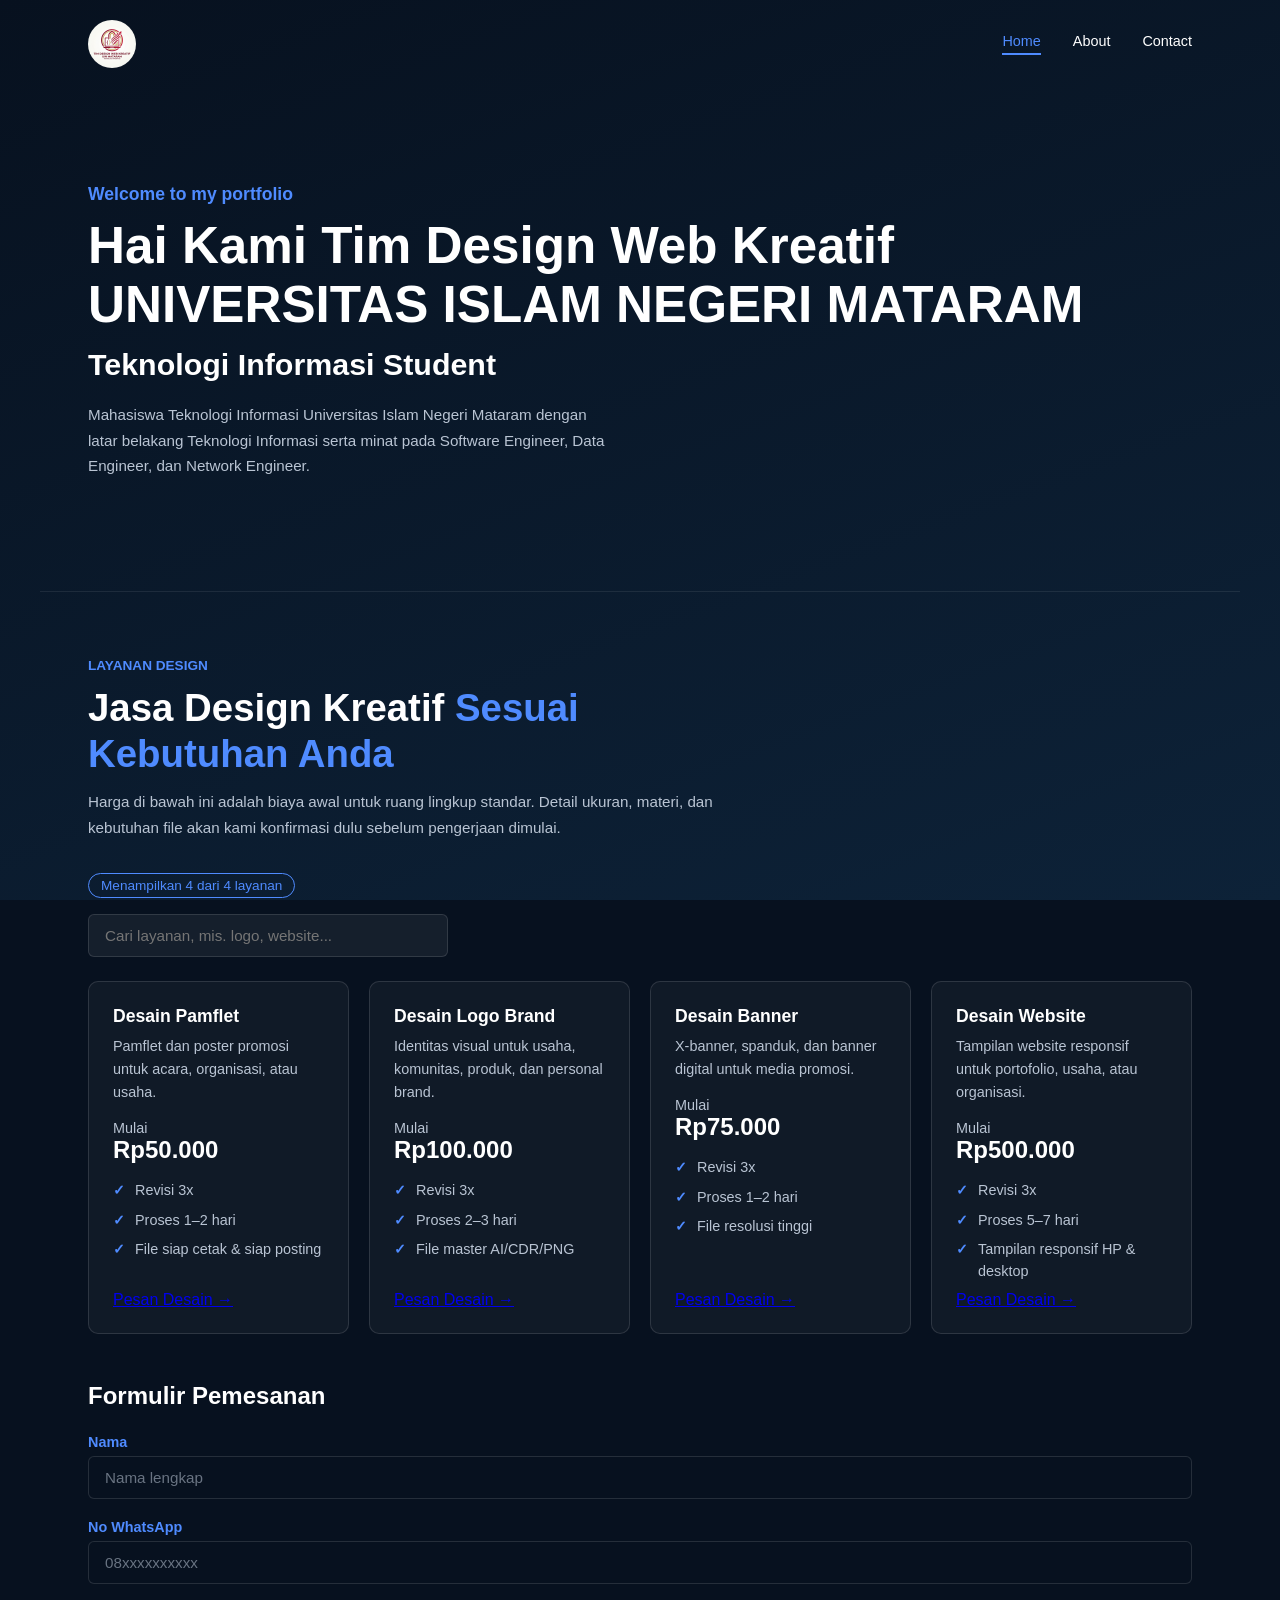
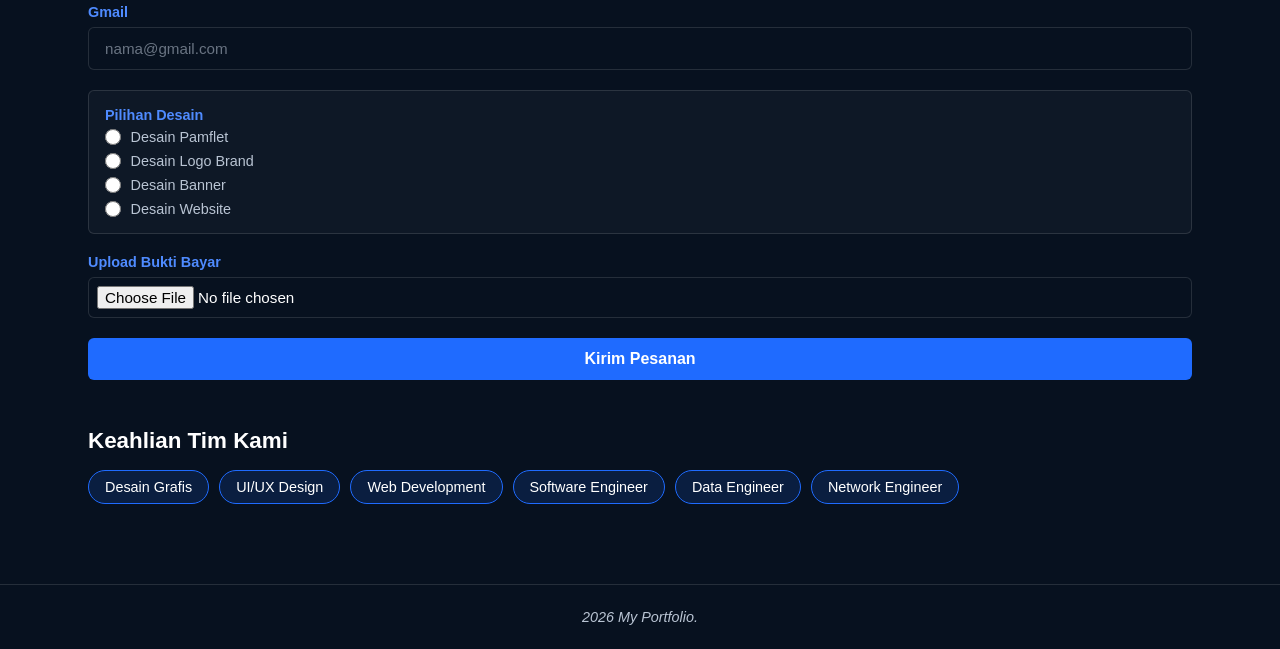
<file: index.html>
<!DOCTYPE html>
<html lang="id">
<head>
    <meta charset="UTF-8">
    <meta name="viewport" content="width=device-width, initial-scale=1.0">
    <link rel="stylesheet" href="home.css">
    <title>Home</title>
</head>
<body>
    <header class="main-header">
        <a href="home.html" class="logo">
            <img src="logoo.png" alt="Logo">
        </a>
        <nav class="navbar">
            <a href="index.html" class="nav-link active">Home</a>
            <a href="about.html" class="nav-link">About</a>
            <a href="contact.html" class="nav-link">Contact</a>
        </nav>
    </header>

    <main class="main-content">
        <section id="hero" class="hero-section">
            <span>Welcome to my portfolio</span>
            <h1>Hai Kami Tim Design Web Kreatif UNIVERSITAS ISLAM NEGERI MATARAM</h1>
            <h2>Teknologi Informasi Student</h2>
            <p class="description">
                Mahasiswa Teknologi Informasi Universitas Islam Negeri Mataram 
                dengan latar belakang Teknologi Informasi serta minat pada Software Engineer, Data Engineer, dan Network Engineer.
            </p>
        </section>

        <section id="harga" class="jasa-page">
            <div class="judul">
                <span class="badge">LAYANAN DESIGN</span>
                <h1>Jasa Design Kreatif <em>Sesuai Kebutuhan Anda</em></h1>
                <p>Harga di bawah ini adalah biaya awal untuk ruang lingkup standar. Detail ukuran, materi, dan kebutuhan file akan kami konfirmasi dulu sebelum pengerjaan dimulai.</p>
            </div>

            <span class="jumlah-layanan" id="jumlah-layanan"></span>

            <input type="search" class="cari-layanan" id="cari-layanan"
                   placeholder="Cari layanan, mis. logo, website..." aria-label="Cari layanan">
            <div class="grid" id="daftar-layanan"></div>
    <main>
        <h2>Formulir Pemesanan</h2>
        <form class="form-jasa" id="formJasa">
            <div>
                <label for="nama">Nama</label>
                <input type="text" id="nama" name="nama" placeholder="Nama lengkap" required>
            </div>
            <div>
                <label for="wa">No WhatsApp</label>
                <input type="tel" id="wa" name="wa" placeholder="08xxxxxxxxxx" required>
            </div>
            <div>
                <label for="email">Gmail</label>
                <input type="email" id="email" name="email" placeholder="nama@gmail.com" required>
            </div>
            <div class="pilihan">
                <label>Pilihan Desain</label>
                <label><input type="radio" name="desain" value="Desain Pamflet" required> Desain Pamflet</label>
                <label><input type="radio" name="desain" value="Desain Logo Brand"> Desain Logo Brand</label>
                <label><input type="radio" name="desain" value="Desain Banner"> Desain Banner</label>
                <label><input type="radio" name="desain" value="Desain Website"> Desain Website</label>
            </div>

            <div>
                <label> Upload Bukti Bayar</label>
                <input type="file" id="bukti" name="bukti" accept="image/*" required>
            </div>
            <button type="submit" class="btn btn-kirim">Kirim Pesanan</button>
        </form>
    </main>
    <main>
            <div class="keahlian">
                <h2>Keahlian Tim Kami</h2>
                <ul class="daftar-keahlian" id="daftar-keahlian"></ul>
            </div>
        </section>
    </main>
    <footer class="main-footer">
        <p class="footer-text"><em>2026 My Portfolio.</em></p>
    </footer>
    <script src="home.js"></script>
</body>
</html>
</file>
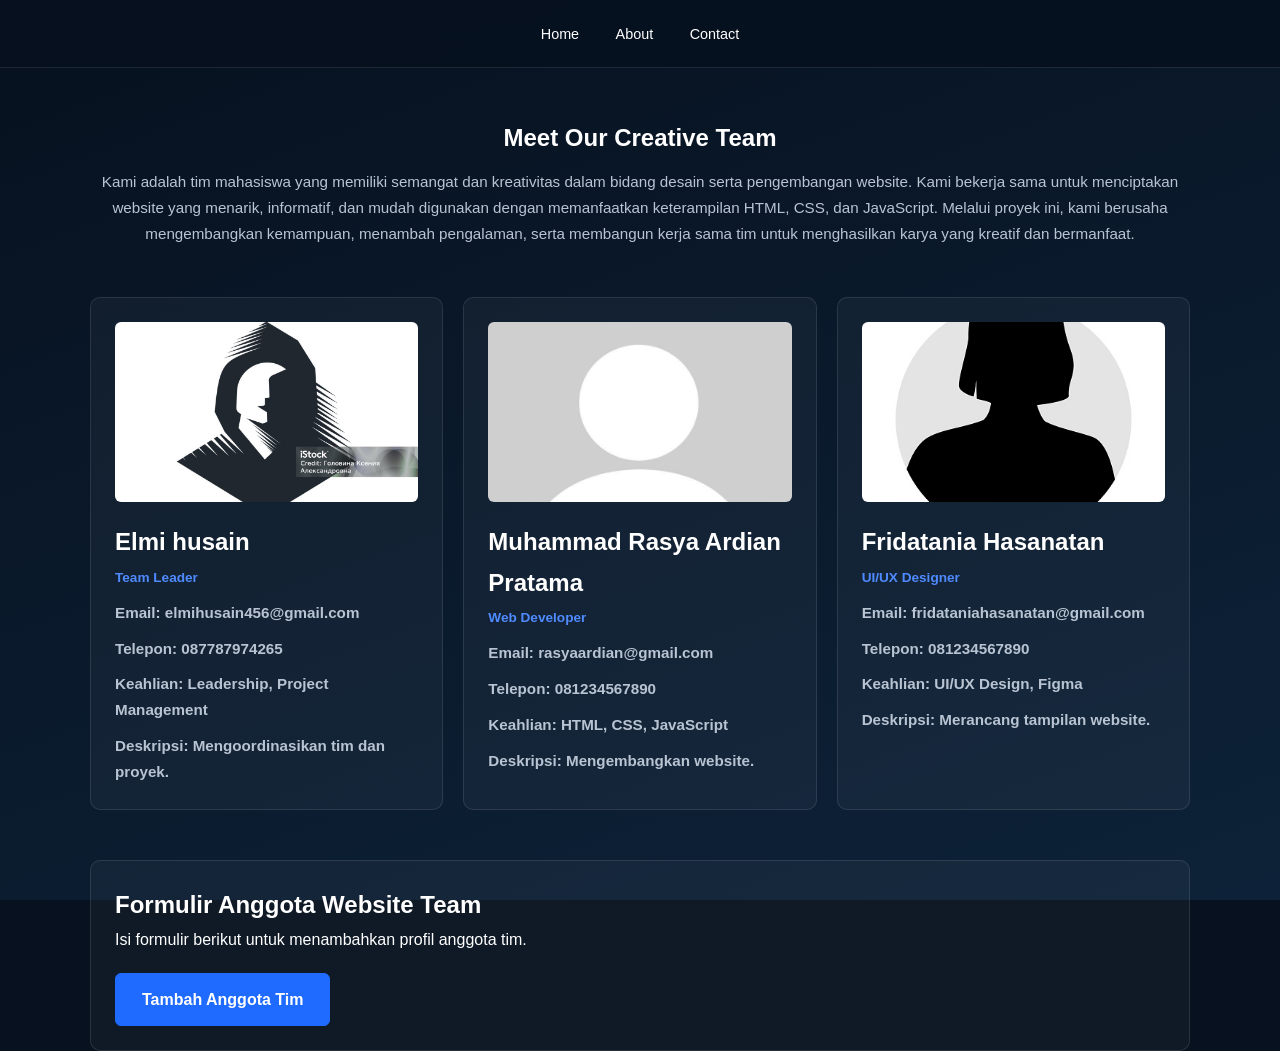
<file: about.html>
<!DOCTYPE html>
<html lang="id">
<head>
    <meta charset="UTF-8">
    <meta name="viewport" content="width=device-width, initial-scale=1.0">
    <title>About</title>
    <link rel="stylesheet" href="about.css">
    <script src="about.js" defer></script>
</head>
<body>
    <nav>
        <a href="index.html">Home</a>
        <a href="about.html">About</a>
        <a href="contact.html">Contact</a>
    </nav>

    <main class="container">
        <section class="intro" id="home">
            <h1>Meet Our Creative Team</h1>
            <p>Kami adalah tim mahasiswa yang memiliki semangat dan kreativitas dalam bidang desain serta pengembangan website. Kami bekerja sama untuk menciptakan website yang menarik, informatif, dan mudah digunakan dengan memanfaatkan keterampilan HTML, CSS, dan JavaScript. Melalui proyek ini, kami berusaha mengembangkan kemampuan, menambah pengalaman, serta membangun kerja sama tim untuk menghasilkan karya yang kreatif dan bermanfaat.</p>
        </section>

        <section class="team" id="team">
            <article class="card">
                <img src="mett.jpg" alt="Anggota tim">
                <h2>Elmi husain</h2>
                <span>Team Leader</span>
                <p><strong>Email: elmihusain456@gmail.com</strong></p>
                <p><strong>Telepon: 087787974265</strong></p>
                <p><strong>Keahlian: Leadership, Project Management</strong></p>
                <p><strong>Deskripsi: Mengoordinasikan tim dan proyek.</strong></p>
            </article>

            <article class="card">
                <img src="rasya.jpeg" alt="Anggota tim">
                <h2>Muhammad Rasya Ardian Pratama</h2>
                <span>Web Developer</span>
                <p><strong>Email: rasyaardian@gmail.com</strong></p>
                <p><strong>Telepon: 081234567890</strong></p>
                <p><strong>Keahlian: HTML, CSS, JavaScript</strong></p>
                <p><strong>Deskripsi: Mengembangkan website.</strong></p>
            </article>

            <article class="card">
                <img src="tania.jpg" alt="Anggota tim">
                <h2>Fridatania Hasanatan</h2>
                <span>UI/UX Designer</span>
                <p><strong>Email: fridataniahasanatan@gmail.com</strong></p>
                <p><strong>Telepon: 081234567890</strong></p>
                <p><strong>Keahlian: UI/UX Design, Figma</strong></p>
                <p><strong>Deskripsi: Merancang tampilan website.</strong></p>
            </article>
        </section>

        <section class="form" id="contact">
            <h2>Formulir Anggota Website Team</h2>
            <p>Isi formulir berikut untuk menambahkan profil anggota tim.</p>
            <a href="form.html" class="button-link">Tambah Anggota Tim</a>
        </section>
    </main>
</body>
</html>
</file>
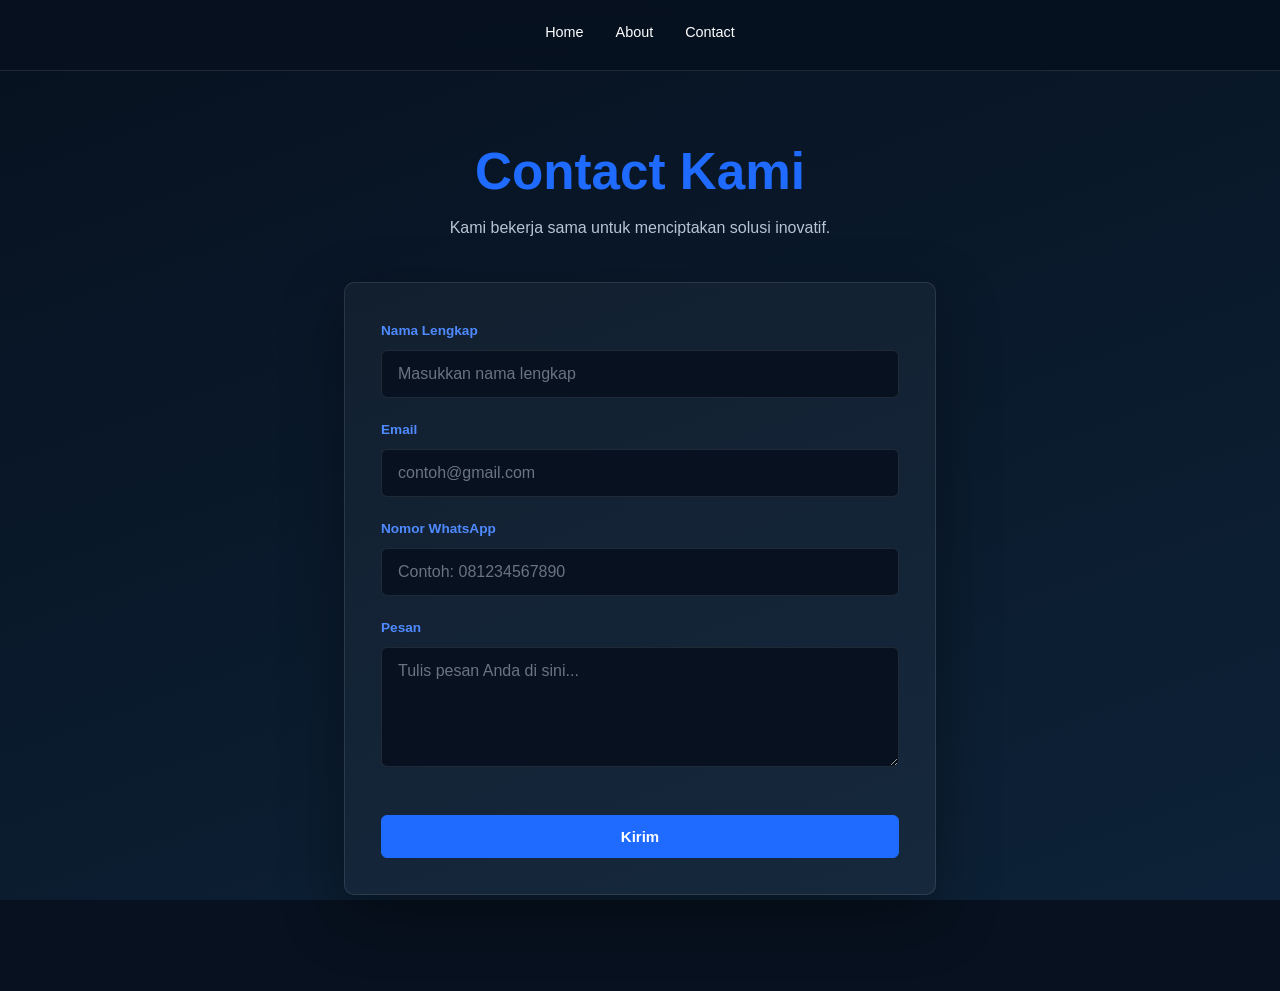
<file: contact.html>
<!DOCTYPE html>
<html lang="id">
<head>
    <meta charset="UTF-8">
    <meta name="viewport" content="width=device-width, initial-scale=1.0">
    <title>Contact Kami</title>
    <link rel="stylesheet" href="contact.css">
</head>
<body>
    <nav class="navbar">
        <a href="index.html">Home</a>
        <a href="about.html">About</a>
        <a href="contact.html">Contact</a>
    </nav>

    <main class="content">
        <h1>Contact Kami</h1>
        <p class="intro">Kami bekerja sama untuk menciptakan solusi inovatif.</p>

        <form id="contact-we">
            <div class="form-group">
                <label for="nama">Nama Lengkap</label>
                <input id="nama" name="nama" type="text"
                       placeholder="Masukkan nama lengkap" required>
            </div>

            <div class="form-group">
                <label for="email">Email</label>
                <input id="email" name="email" type="email"
                       placeholder="contoh@gmail.com" required>
            </div>

            <div class="form-group">
                <label for="nomor-whatsapp">Nomor WhatsApp</label>
                <input id="nomor-whatsapp" name="whatsapp" type="tel"
                       placeholder="Contoh: 081234567890" required>
            </div>

            <div class="form-group">
                <label for="pesan">Pesan</label>
                <textarea id="pesan" name="pesan" rows="4"
                          placeholder="Tulis pesan Anda di sini..." required></textarea>
            </div>

            <p id="status-form" aria-live="polite"></p>
            <button type="submit">Kirim</button>
        </form>
    </main>

    <script src="contact.js"></script>
</body>
</html>
</file>
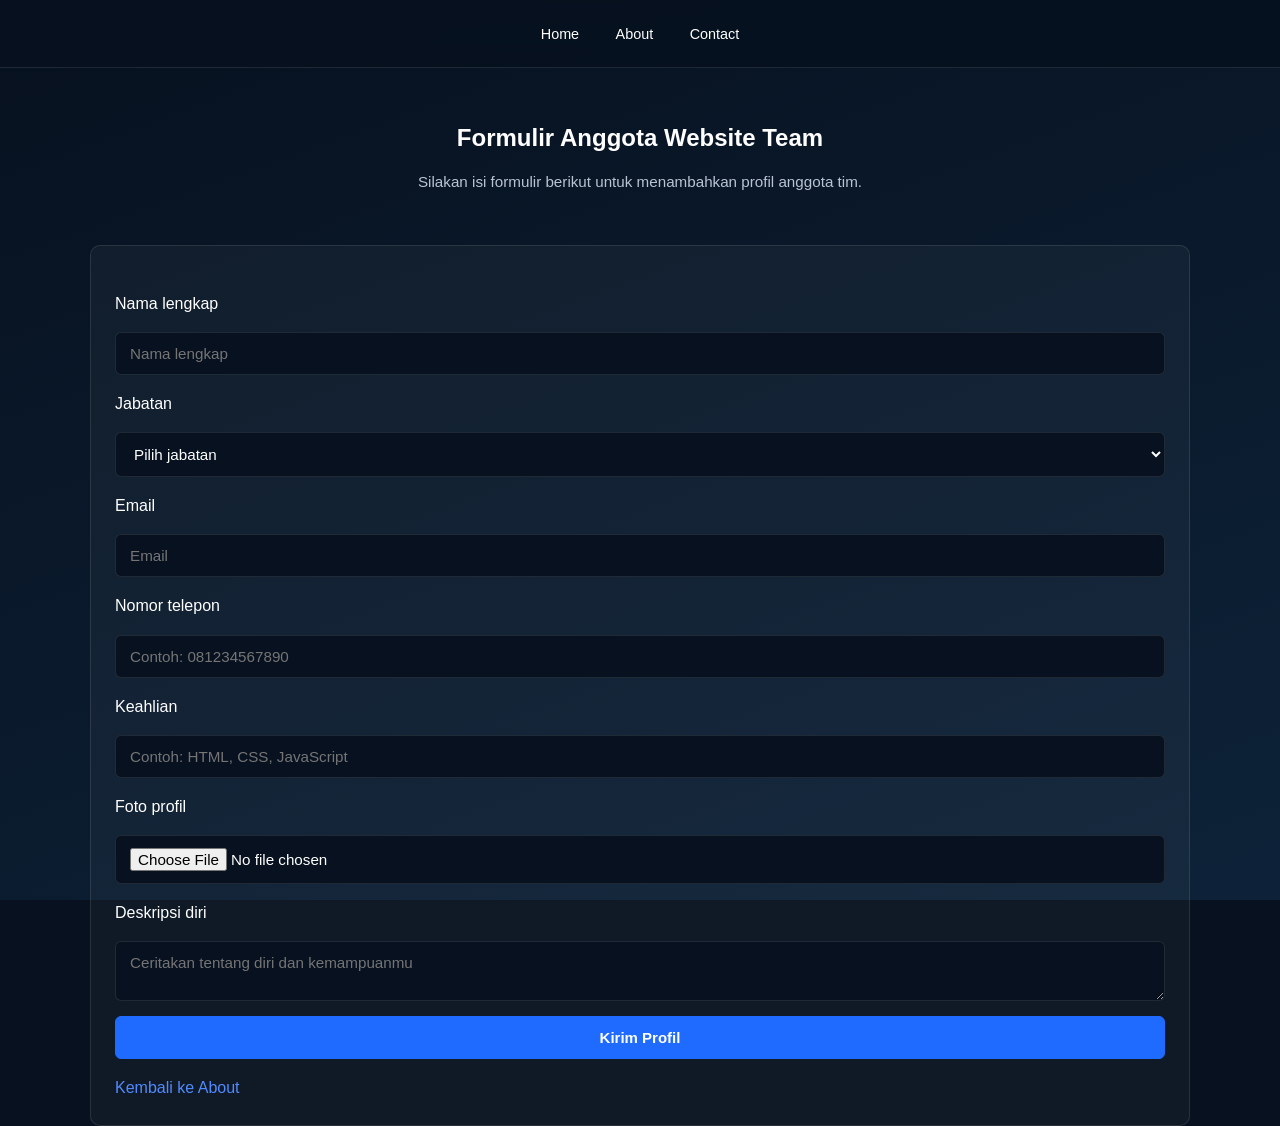
<file: form.html>
<!DOCTYPE html>
<html lang="id">
<head>
    <meta charset="UTF-8">
    <meta name="viewport" content="width=device-width, initial-scale=1.0">
    <title>Formulir Anggota</title>
    <link rel="stylesheet" href="about.css">
    <script src="about.js" defer></script>
</head>
<body>
    <nav>
        <a href="home.html">Home</a>
        <a href="about.html">About</a>
        <a href="contact.html">Contact</a>
    </nav>

    <main class="container">
        <section class="intro">
            <h1>Formulir Anggota Website Team</h1>
            <p>Silakan isi formulir berikut untuk menambahkan profil anggota tim.</p>
        </section>

        <section class="form" id="contact">
            <form id="memberForm">
                <label for="name">Nama lengkap</label>
                <input type="text" id="name" placeholder="Nama lengkap" required>

                <label for="role">Jabatan</label>
                <select id="role" required>
                    <option value="">Pilih jabatan</option>
                    <option>Team Leader</option>
                    <option>Web Developer</option>
                    <option>UI/UX Designer</option>
                </select>

                <label for="email">Email</label>
                <input type="email" id="email" placeholder="Email" required>

                <label for="phone">Nomor telepon</label>
                <input type="tel" id="phone" placeholder="Contoh: 081234567890" required>

                <label for="skill">Keahlian</label>
                <input type="text" id="skill" placeholder="Contoh: HTML, CSS, JavaScript" required>

                <label for="photo">Foto profil</label>
                <input type="file" id="photo" accept="image/*">

                <label for="bio">Deskripsi diri</label>
                <textarea id="bio" placeholder="Ceritakan tentang diri dan kemampuanmu" required></textarea>

                <button type="submit">Kirim Profil</button>
                <p id="formMessage" role="alert"></p>
            </form>
            <a class="back-link" href="about.html">Kembali ke About</a>
        </section>
    </main>
</body>
</html>
</file>
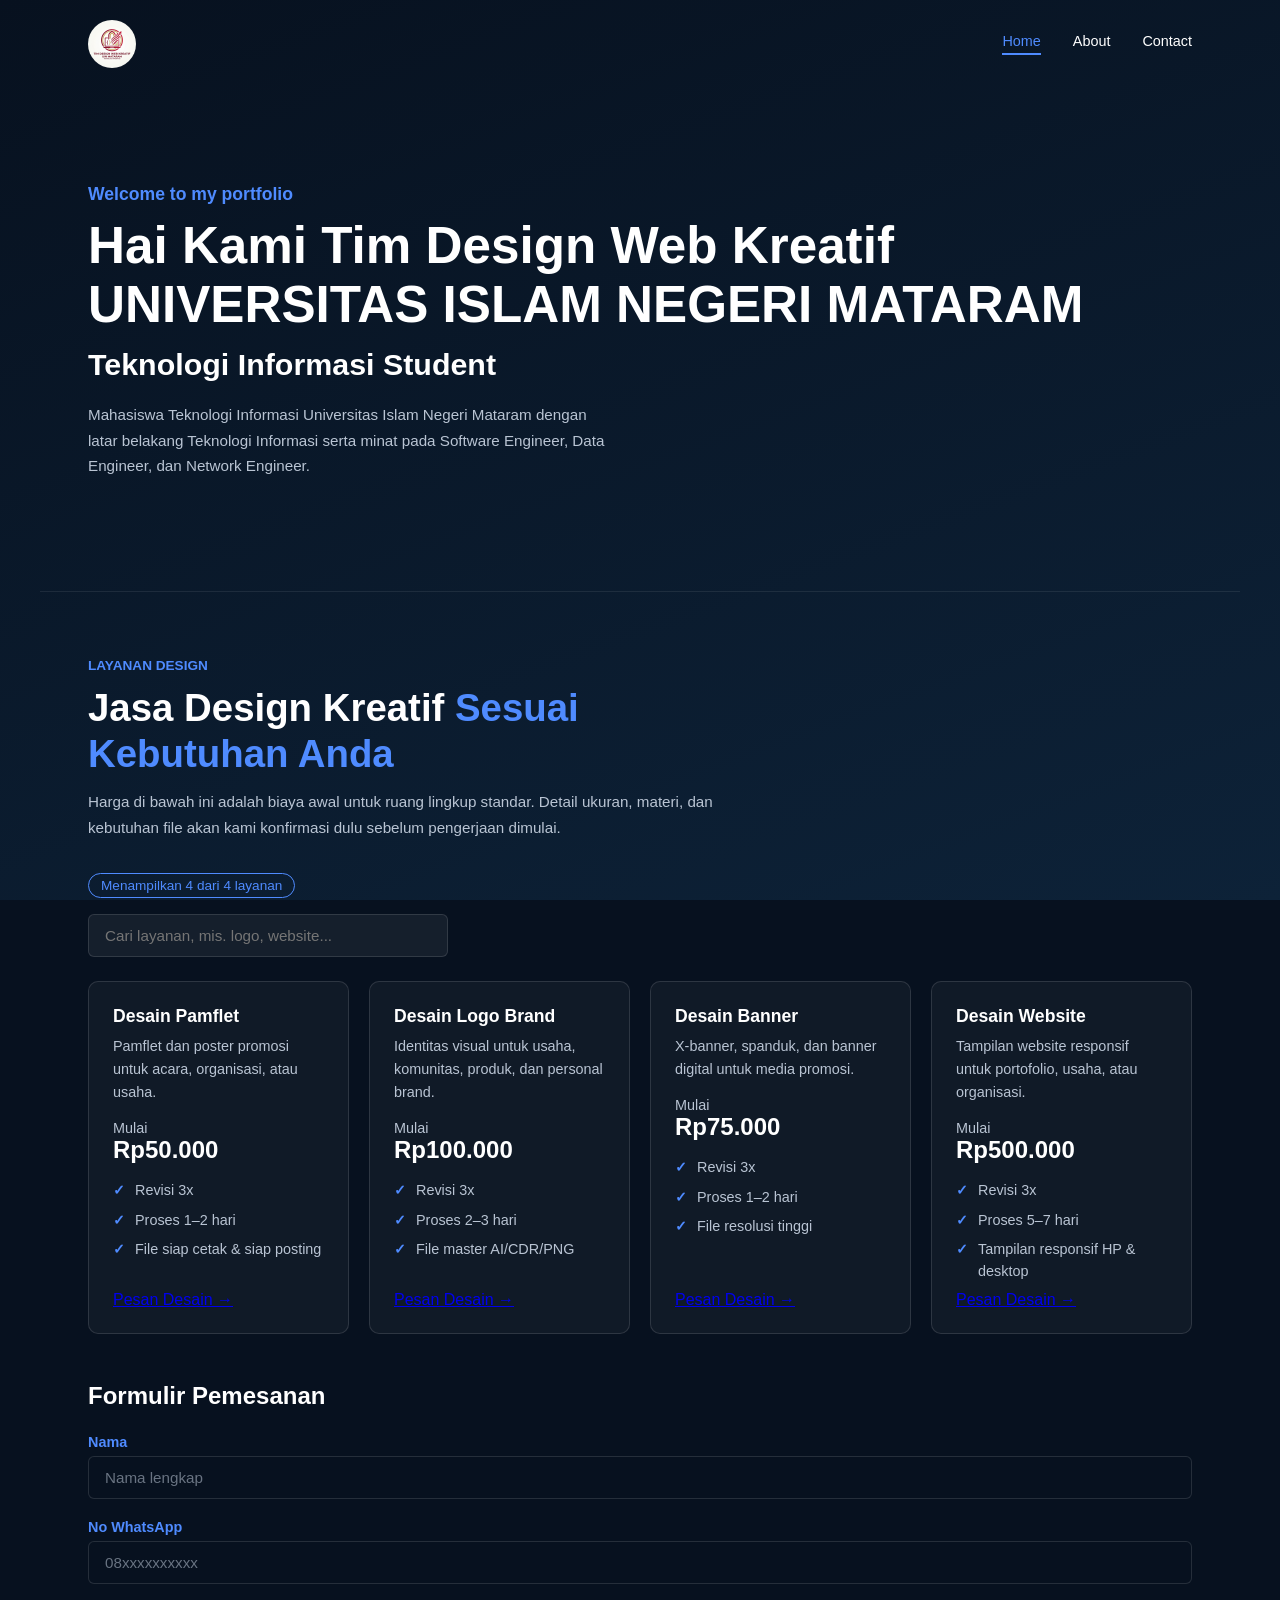
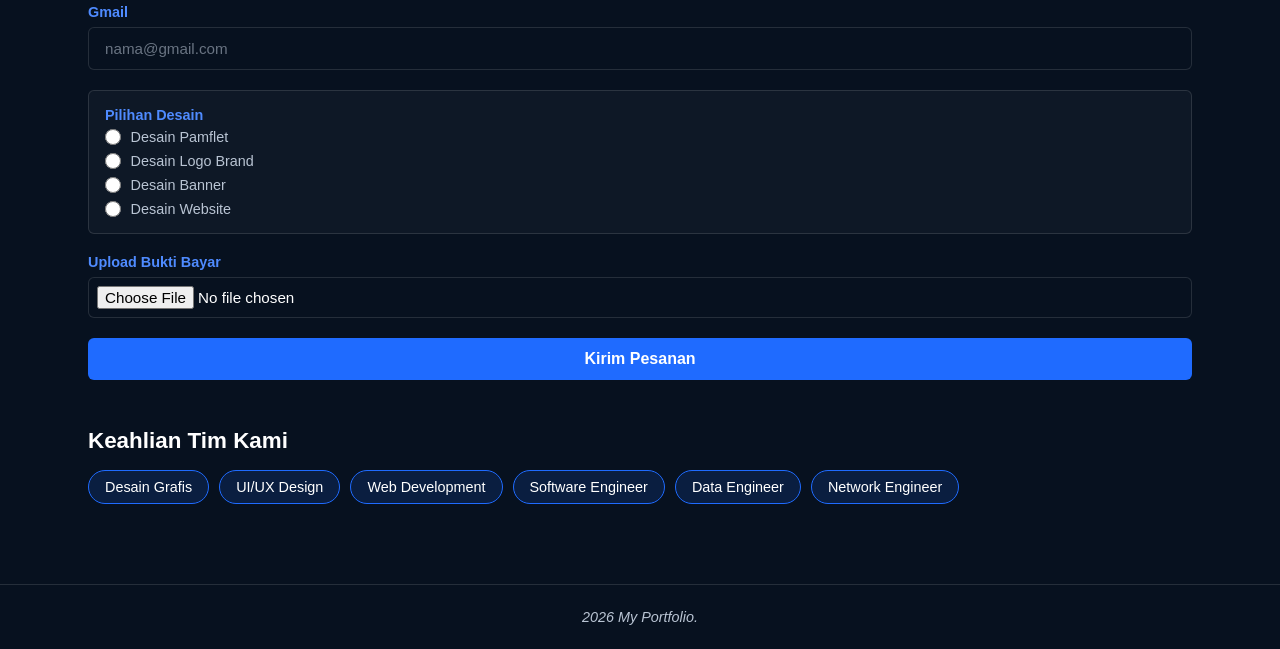
<file: home.html>
<!DOCTYPE html>
<html lang="id">
<head>
    <meta charset="UTF-8">
    <meta name="viewport" content="width=device-width, initial-scale=1.0">
    <link rel="stylesheet" href="home.css">
    <title>Home</title>
</head>
<body>
    <header class="main-header">
        <a href="home.html" class="logo">
            <img src="logoo.png" alt="Logo">
        </a>
        <nav class="navbar">
            <a href="home.html" class="nav-link active">Home</a>
            <a href="about.html" class="nav-link">About</a>
            <a href="contact.html" class="nav-link">Contact</a>
        </nav>
    </header>

    <main class="main-content">
        <section id="hero" class="hero-section">
            <span>Welcome to my portfolio</span>
            <h1>Hai Kami Tim Design Web Kreatif UNIVERSITAS ISLAM NEGERI MATARAM</h1>
            <h2>Teknologi Informasi Student</h2>
            <p class="description">
                Mahasiswa Teknologi Informasi Universitas Islam Negeri Mataram 
                dengan latar belakang Teknologi Informasi serta minat pada Software Engineer, Data Engineer, dan Network Engineer.
            </p>
        </section>

        <section id="harga" class="jasa-page">
            <div class="judul">
                <span class="badge">LAYANAN DESIGN</span>
                <h1>Jasa Design Kreatif <em>Sesuai Kebutuhan Anda</em></h1>
                <p>Harga di bawah ini adalah biaya awal untuk ruang lingkup standar. Detail ukuran, materi, dan kebutuhan file akan kami konfirmasi dulu sebelum pengerjaan dimulai.</p>
            </div>

            <span class="jumlah-layanan" id="jumlah-layanan"></span>

            <input type="search" class="cari-layanan" id="cari-layanan"
                   placeholder="Cari layanan, mis. logo, website..." aria-label="Cari layanan">
            <div class="grid" id="daftar-layanan"></div>
    <main>
        <h2>Formulir Pemesanan</h2>
        <form class="form-jasa" id="formJasa">
            <div>
                <label for="nama">Nama</label>
                <input type="text" id="nama" name="nama" placeholder="Nama lengkap" required>
            </div>
            <div>
                <label for="wa">No WhatsApp</label>
                <input type="tel" id="wa" name="wa" placeholder="08xxxxxxxxxx" required>
            </div>
            <div>
                <label for="email">Gmail</label>
                <input type="email" id="email" name="email" placeholder="nama@gmail.com" required>
            </div>
            <div class="pilihan">
                <label>Pilihan Desain</label>
                <label><input type="radio" name="desain" value="Desain Pamflet" required> Desain Pamflet</label>
                <label><input type="radio" name="desain" value="Desain Logo Brand"> Desain Logo Brand</label>
                <label><input type="radio" name="desain" value="Desain Banner"> Desain Banner</label>
                <label><input type="radio" name="desain" value="Desain Website"> Desain Website</label>
            </div>

            <div>
                <label> Upload Bukti Bayar</label>
                <input type="file" id="bukti" name="bukti" accept="image/*" required>
            </div>
            <button type="submit" class="btn btn-kirim">Kirim Pesanan</button>
        </form>
    </main>
    <main>
            <div class="keahlian">
                <h2>Keahlian Tim Kami</h2>
                <ul class="daftar-keahlian" id="daftar-keahlian"></ul>
            </div>
        </section>
    </main>
    <footer class="main-footer">
        <p class="footer-text"><em>2026 My Portfolio.</em></p>
    </footer>
    <script src="home.js"></script>
</body>
</html>
</file>
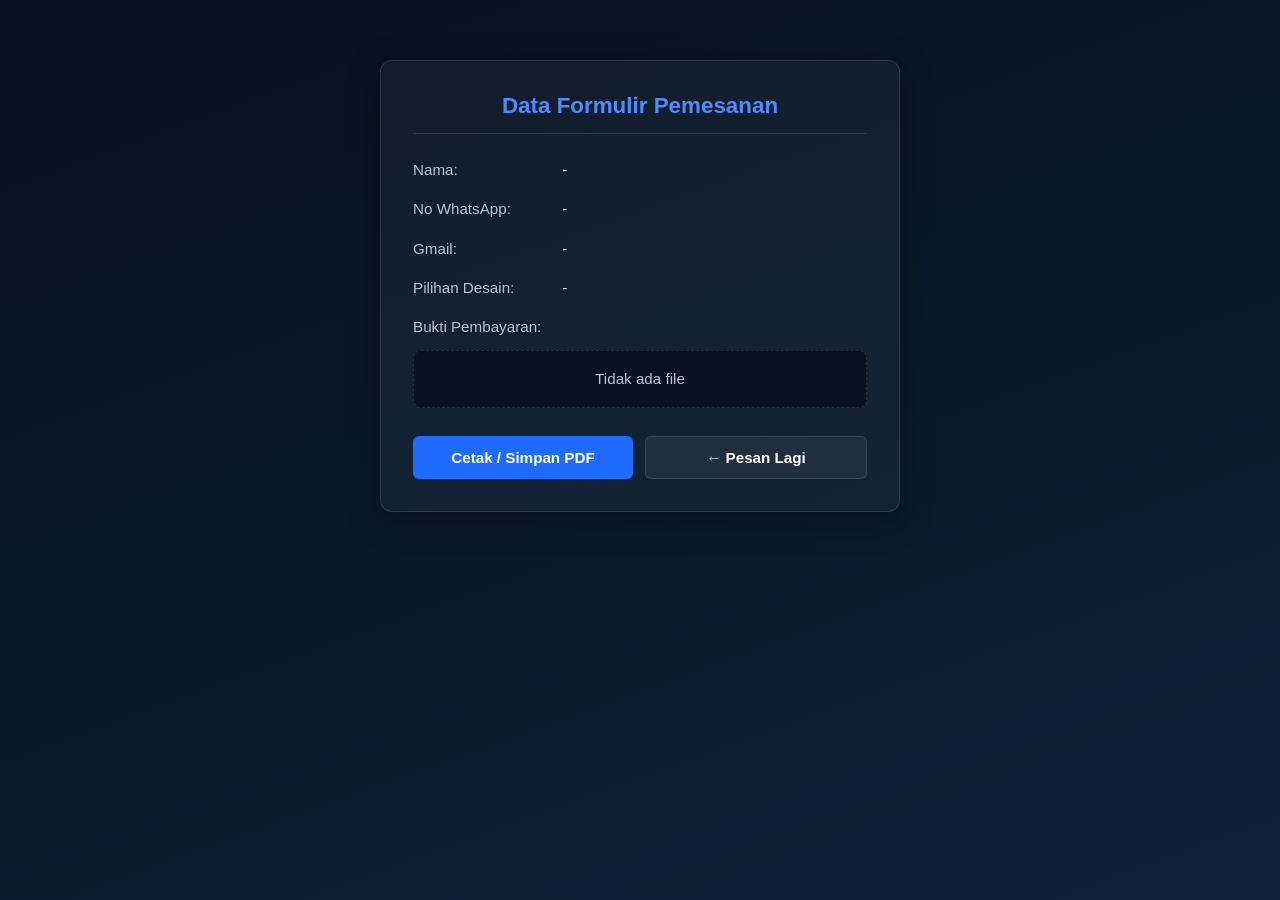
<file: output.html>
<!DOCTYPE html>
<html lang="id">
<head>
    <meta charset="UTF-8">
    <meta name="viewport" content="width=device-width, initial-scale=1.0">
    <title>Data Formulir Pemesanan</title>
    <link rel="stylesheet" href="home.css">
</head>
<body>

    <div class="card">
        <h2>Data Formulir Pemesanan</h2>
        
        <div class="data-group">
            <strong>Nama:</strong> <span id="tampil-nama">-</span>
        </div>
        <div class="data-group">
            <strong>No WhatsApp:</strong> <span id="tampil-wa">-</span>
        </div>
        <div class="data-group">
            <strong>Gmail:</strong> <span id="tampil-email">-</span>
        </div>
        <div class="data-group">
            <strong>Pilihan Desain:</strong> <span id="tampil-desain">-</span>
        </div>
        
        <div class="data-group">
            <strong>Bukti Pembayaran:</strong>
            <div class="bukti-bayar" id="tampil-bukti">
                <span>Tidak ada file</span>
            </div>
        </div>
        
        <div class="aksi">
            <button type="button" class="btn btn-print" id="btn-print">Cetak / Simpan PDF</button>
            <button type="button" class="btn btn-kembali" id="btn-kembali">← Pesan Lagi</button>
        </div>
    </div>

    <script src="home.js"></script>
</body>
</html>
</file>
<file: home.css>
:root {
    --bg-deep: #07111f;
    --bg-mid: #0d2238;
    --text: #ffffff;
    --text-muted: #b9c4d3;
    --accent: #1f6bff;
    --accent-light: #4f8bff;
    --line: rgba(255, 255, 255, 0.12);
}

* {
    margin: 0;
    padding: 0;
    box-sizing: border-box;
}

body {
    min-height: 100vh;
    display: flex;
    flex-direction: column;
    font-family: "Poppins", "Segoe UI", Arial, sans-serif;
    color: var(--text);
    background: linear-gradient(160deg, var(--bg-deep) 0%, var(--bg-mid) 100%) fixed var(--bg-deep);
}

.main-header,
.hero-section,
.jasa-page {
    width: 100%;
    max-width: 1200px;
    margin: 0 auto;
}

.main-header {
    display: flex;
    align-items: center;
    justify-content: space-between;
    padding: 20px 48px;
}

.logo {
    width: 48px;
    height: 48px;
    border-radius: 50%;
    overflow: hidden;
    display: inline-flex;
}

.logo img {
    width: 100%;
    height: 100%;
    object-fit: cover;
}

.navbar {
    display: flex;
    gap: 32px;
}

.nav-link {
    color: var(--text);
    text-decoration: none;
    font-size: 0.9rem;
    font-weight: 500;
    padding-bottom: 4px;
    border-bottom: 2px solid transparent;
}

.nav-link:hover,
.nav-link.active {
    color: var(--accent-light);
    border-bottom-color: var(--accent-light);
}

:is(.nav-link, .cari-layanan, .btn):focus-visible {
    outline: 2px solid var(--accent-light);
    outline-offset: 3px;
}

.main-content {
    flex: 1;
}

.hero-section {
    padding: 96px 48px 80px;
    display: flex;
    flex-direction: column;
    align-items: flex-start;
}

.hero-section > span,
.badge {
    color: var(--accent-light);
    font-weight: 600;
    margin-bottom: 12px;
}

.hero-section > span { font-size: 1.1rem; }
.badge { display: inline-block; font-size: 0.85rem; }

.hero-section h1 {
    font-size: clamp(2rem, 4vw, 3.2rem);
    line-height: 1.15;
    max-width: 20em;
}

.hero-section h2 {
    font-size: clamp(1.3rem, 2.4vw, 1.9rem);
    font-weight: 600;
    margin: 12px 0 20px;
}

.description,
.judul p {
    color: var(--text-muted);
    font-size: 0.95rem;
    line-height: 1.7;
}

.description {
    max-width: 34em;
    margin-bottom: 32px;
}

.jasa-page {
    padding: 64px 48px 80px;
    border-top: 1px solid rgba(255, 255, 255, 0.08);
}

.judul {
    max-width: 40em;
    margin-bottom: 32px;
}

.judul h1 {
    font-size: clamp(1.6rem, 3vw, 2.4rem);
    line-height: 1.2;
}

.judul h1 em {
    font-style: normal;
    color: var(--accent-light);
}

.judul p { margin-top: 12px; }

.jumlah-layanan {
    display: inline-block;
    margin-bottom: 16px;
    padding: 4px 12px;
    font-size: 0.85rem;
    color: var(--accent-light);
    border: 1px solid var(--accent-light);
    border-radius: 999px;
}

.cari-layanan,
.form-jasa input:not([type="radio"]) {
    width: 100%;
    padding: 0.75rem 1rem;
    font: inherit;
    font-size: 0.95rem;
    color: var(--text);
    background: var(--bg-deep);
    border: 1px solid var(--line);
    border-radius: 6px;
}

.cari-layanan {
    display: block;
    max-width: 360px;
    margin-bottom: 24px;
    background: rgba(255, 255, 255, 0.06);
}

.cari-layanan:hover,
.form-jasa input:hover {
    border-color: var(--accent-light);
}

.grid {
    display: grid;
    grid-template-columns: repeat(auto-fit, minmax(230px, 1fr));
    gap: 20px;
    margin-bottom: 48px;
}

.kartu {
    display: flex;
    flex-direction: column;
    padding: 24px;
    background: rgba(255, 255, 255, 0.04);
    border: 1px solid var(--line);
    border-radius: 10px;
}

.kartu:hover { border-color: var(--accent-light); }
.kartu h3 { font-size: 1.1rem; }

.deskripsi,
.harga,
.kartu ul {
    color: var(--text-muted);
    font-size: 0.9rem;
}

.deskripsi { line-height: 1.6; margin-top: 8px; }
.harga { margin: 16px 0; }
.harga span { display: block; color: var(--text); font-size: 1.5rem; font-weight: 700; }

.kartu ul { flex: 1; list-style: none; }
.kartu li { position: relative; padding-left: 22px; margin-bottom: 8px; line-height: 1.5; }
.kartu li::before {
    content: "✓";
    position: absolute;
    left: 0;
    color: var(--accent-light);
    font-weight: 700;
}

.form-jasa {
    display: flex;
    flex-direction: column;
    gap: 1.25rem;
    margin-top: 1.5rem;
}

.form-jasa label {
    display: block;
    font-weight: 600;
    font-size: 0.9rem;
    color: var(--accent-light);
    margin-bottom: 0.4rem;
}

.form-jasa input::placeholder { color: rgba(185, 196, 211, 0.55); }
.form-jasa input:focus {
    outline: none;
    border-color: var(--accent-light);
    box-shadow: 0 0 0 3px rgba(79, 139, 255, 0.25);
}

.form-jasa input[type="file"] { padding: 0.5rem; cursor: pointer; }

.pilihan {
    background: rgba(255, 255, 255, 0.03);
    padding: 1rem;
    border-radius: 6px;
    border: 1px solid var(--line);
}

.pilihan label:not(:first-child) {
    font-weight: 400;
    display: flex;
    align-items: center;
    gap: 0.6rem;
    margin-bottom: 0.5rem;
    cursor: pointer;
    color: var(--text-muted);
}

.pilihan label:last-child { margin-bottom: 0; }
.pilihan input[type="radio"] { accent-color: var(--accent); width: 16px; height: 16px; }

.btn {
    font: inherit;
    font-weight: 600;
    padding: 12px 26px;
    border: none;
    border-radius: 6px;
    background: var(--accent);
    color: var(--text);
}

.keahlian { margin-top: 48px; }
.keahlian h2 { font-size: 1.4rem; margin-bottom: 16px; }

.daftar-keahlian {
    display: flex;
    flex-wrap: wrap;
    gap: 10px;
    list-style: none;
}

.daftar-keahlian li {
    padding: 8px 16px;
    font-size: 0.9rem;
    background: rgba(31, 107, 255, 0.15);
    border: 1px solid var(--accent);
    border-radius: 999px;
}

.main-footer {
    text-align: center;
    padding: 1.5rem;
    border-top: 1px solid var(--line);
    color: var(--text-muted);
    font-size: 0.9rem;
}
/* === Styling Output Disamakan dengan Tema Home === */
.card {
    background: rgba(255, 255, 255, 0.04);
    border: 1px solid var(--line);
    border-radius: 12px;
    box-shadow: 0 8px 32px rgba(0, 0, 0, 0.35);
    max-width: 520px;
    width: 90%;
    margin: 60px auto;
    padding: 32px;
    box-sizing: border-box;
}

.card h2 {
    margin-top: 0;
    margin-bottom: 24px;
    color: var(--accent-light);
    font-size: 1.4rem;
    border-bottom: 1px solid var(--line);
    padding-bottom: 14px;
    text-align: center;
}

.data-group {
    margin-bottom: 15px;
    line-height: 1.6;
    color: var(--text);
    font-size: 0.95rem;
}

.data-group strong {
    color: var(--text-muted);
    font-weight: 500;
    display: inline-block;
    min-width: 145px;
}

.bukti-bayar {
    margin-top: 10px;
    text-align: center;
    background: var(--bg-deep);
    border: 1px dashed var(--line);
    border-radius: 8px;
    padding: 16px;
    color: var(--text-muted);
}

.bukti-bayar img {
    max-width: 100%;
    height: auto;
    border-radius: 6px;
    display: block;
    margin: 0 auto;
    border: 1px solid var(--line);
}

.aksi {
    display: flex;
    gap: 12px;
    margin-top: 28px;
}

.aksi .btn {
    flex: 1;
    padding: 12px 16px;
    border-radius: 6px;
    font-size: 0.95rem;
    font-weight: 600;
    cursor: pointer;
    transition: background-color 0.2s ease, border-color 0.2s ease;
}

.btn-print {
    background: var(--accent);
    color: var(--text);
}

.btn-print:hover {
    background: var(--accent-light);
}

.btn-kembali {
    background: rgba(255, 255, 255, 0.06);
    color: var(--text);
    border: 1px solid var(--line);
}

.btn-kembali:hover {
    border-color: var(--accent-light);
    color: var(--accent-light);
}

@media (max-width: 600px) {
    .main-header { flex-direction: column; gap: 14px; padding: 16px 20px; }
    .navbar { gap: 18px; flex-wrap: wrap; justify-content: center; }
    .hero-section { padding: 48px 20px; align-items: center; text-align: center; }
    .jasa-page { padding: 40px 20px 56px; }
    .aksi { flex-direction: column; }
}

@media print {
    body {
        background: #ffffff;
        color: #000000;
    }
    .card {
        background: #ffffff;
        box-shadow: none;
        border: 1px solid #cccccc;
        margin: 0 auto;
    }
    .card h2,
    .data-group,
    .data-group strong {
        color: #000000;
    }
    .bukti-bayar {
        background: #ffffff;
        border-color: #cccccc;
    }
    .aksi {
        display: none;
    }
}
</file>
<file: about.css>
:root {
    --bg-deep: #07111f;
    --bg-mid: #0d2238;
    --text: #ffffff;
    --text-muted: #b9c4d3;
    --accent: #1f6bff;
    --accent-light: #4f8bff;
    --card: rgba(255, 255, 255, 0.04);
    --line: rgba(255, 255, 255, 0.1);
}

* {
    margin: 0;
    padding: 0;
    box-sizing: border-box;
}

html {
    min-height: 100%;
}

body {
    min-height: 100vh;
    font-family: "Poppins", "Segoe UI", Arial, sans-serif;
    background-color: var(--bg-deep);
    background-image: linear-gradient(160deg, var(--bg-deep) 0%, var(--bg-mid) 100%);
    background-attachment: fixed;
    color: var(--text);
    line-height: 1.7;
}

nav {
    padding: 20px 24px;
    text-align: center;
    background: rgba(7, 17, 31, 0.8);
    backdrop-filter: blur(12px);
    border-bottom: 1px solid var(--line);
}

nav a {
    color: var(--text);
    text-decoration: none;
    font-size: 0.9rem;
    font-weight: 500;
    margin: 0 16px;
    padding-bottom: 4px;
    border-bottom: 2px solid transparent;
    transition: color 0.2s, border-color 0.2s;
}

nav a:hover,
nav a.active {
    color: var(--accent-light);
    border-bottom-color: var(--accent-light);
}

.container {
    width: 90%;
    max-width: 1100px;
    margin: auto;
}

.intro {
    text-align: center;
    padding: 50px 10px;
}

.team {
    display: grid;
    grid-template-columns: repeat(3, 1fr);
    gap: 20px;
    margin-bottom: 50px;
}

.card, .form {
    background: var(--card);
    border: 1px solid var(--line);
    padding: 24px;
    border-radius: 10px;
    transition: border-color 0.2s;
}

.card:hover {
    border-color: var(--accent-light);
}

.card img {
    width: 100%;
    height: 180px;
    object-fit: cover;
    border-radius: 6px;
    margin-bottom: 12px;
}

.card span {
    color: var(--accent-light);
    font-size: 0.85rem;
    font-weight: 600;
}

.card p, .intro p {
    color: var(--text-muted);
    font-size: 0.95rem;
    margin-top: 10px;
}

form {
    display: grid;
    gap: 15px;
    margin-top: 20px;
}

input, select, textarea {
    padding: 12px 14px;
    font-family: inherit;
    font-size: 0.95rem;
    color: var(--text);
    background: var(--bg-deep);
    border: 1px solid var(--line);
    border-radius: 6px;
    transition: border-color 0.2s, box-shadow 0.2s;
}

input:hover, select:hover, textarea:hover {
    border-color: var(--accent-light);
}

input:focus, select:focus, textarea:focus {
    outline: none;
    border-color: var(--accent-light);
    box-shadow: 0 0 0 3px rgba(79, 139, 255, 0.25);
}

button {
    padding: 12px 26px;
    font-family: inherit;
    font-size: 15px;
    font-weight: 600;
    background: var(--accent);
    color: var(--text);
    border: 1px solid var(--accent);
    border-radius: 6px;
    cursor: pointer;
    transition: background 0.2s, border-color 0.2s;
}

button:hover {
    background: var(--accent-light);
    border-color: var(--accent-light);
}

.result-container {
    max-width: 800px;
}

.result-card {
    display: grid;
    grid-template-columns: 220px 1fr;
    gap: 20px;
}

.back-link {
    color: var(--accent-light);
    text-decoration: none;
    grid-column: 1 / -1;
}

.back-link:hover {
    text-decoration: underline;
}

.button-link {
    display: inline-block;
    margin-top: 20px;
    padding: 12px 26px;
    background: var(--accent);
    color: var(--text);
    text-decoration: none;
    font-weight: 600;
    border: 1px solid var(--accent);
    border-radius: 6px;
    transition: background 0.2s, border-color 0.2s;
}

.button-link:hover {
    background: var(--accent-light);
    border-color: var(--accent-light);
}
</file>
<file: contact.css>
:root {
  --bg-deep: #07111f;
  --bg-mid: #0d2238;
  --text: #ffffff;
  --text-muted: #b9c4d3;
  --accent: #1f6bff;
  --accent-light: #4f8bff;

  --card: rgba(255, 255, 255, 0.04);
  --line: rgba(255, 255, 255, 0.1);

  --font-body: "Poppins", "Segoe UI", Arial, sans-serif;
}

*,
*::before,
*::after {
  box-sizing: border-box;
}

html {
  scroll-behavior: smooth;
  min-height: 100%;
}

body {
  margin: 0;
  min-height: 100vh;
  background-color: var(--bg-deep);
  background-image: linear-gradient(160deg, var(--bg-deep) 0%, var(--bg-mid) 100%);
  background-attachment: fixed;
  color: var(--text);
  font-family: var(--font-body);
  line-height: 1.7;
  -webkit-font-smoothing: antialiased;
}

a {
  color: inherit;
  text-decoration: none;
}

:focus-visible {
  outline: 2px solid var(--accent-light);
  outline-offset: 3px;
  border-radius: 8px;
}


.navbar {
  position: sticky;
  top: 0;
  z-index: 10;
  display: flex;
  justify-content: center;
  gap: 32px;
  padding: 20px 24px;
  background: rgba(7, 17, 31, 0.8);
  backdrop-filter: blur(12px);
  border-bottom: 1px solid var(--line);
}

.navbar a {
  padding-bottom: 4px;
  font-size: 0.9rem;
  font-weight: 500;
  color: var(--text);
  border-bottom: 2px solid transparent;
  transition: color 0.2s, border-color 0.2s;
}

.navbar a:hover {
  color: var(--accent-light);
  border-bottom-color: var(--accent-light);
}


body > div {
  max-width: 640px;
  margin: 0 auto;
  padding: 72px 24px 96px;
}

h1 {
  margin: 0 0 12px;
  font-size: clamp(2.2rem, 6vw, 3.2rem);
  font-weight: 700;
  line-height: 1.15;
  text-align: center;
  background: var(--accent);
  -webkit-background-clip: text;
  background-clip: text;
  color: transparent;
}

body > div > p {
  margin: 0 0 40px;
  text-align: center;
  font-size: 0.95rem;
  color: var(--text-muted);
}


form {
  display: flex;
  flex-direction: column;
  gap: 20px;
  padding: 36px;
  background: var(--card);
  border: 1px solid var(--line);
  border-radius: 10px;
  box-shadow: 0 20px 60px rgba(0, 0, 0, 0.35);
}

form > div {
  display: flex;
  flex-direction: column;
  gap: 8px;
}

label {
  font-size: 0.85rem;
  font-weight: 600;
  color: var(--accent-light);
}

input,
textarea {
  width: 100%;
  padding: 14px 16px;
  font-family: var(--font-body);
  font-size: 1rem;
  color: var(--text);
  background: var(--bg-deep);
  border: 1px solid var(--line);
  border-radius: 6px;
  transition: border-color 0.2s, box-shadow 0.2s;
}

textarea {
  resize: vertical;
  min-height: 120px;
}

input::placeholder,
textarea::placeholder {
  color: rgba(185, 196, 211, 0.55);
}

input:hover,
textarea:hover {
  border-color: var(--accent-light);
}

input:focus,
textarea:focus {
  outline: none;
  border-color: var(--accent-light);
  box-shadow: 0 0 0 3px rgba(79, 139, 255, 0.25);
}


button {
  margin-top: 8px;
  padding: 12px 26px;
  font-family: var(--font-body);
  font-size: 15px;
  font-weight: 600;
  color: var(--text);
  background: var(--accent);
  border: 1px solid var(--accent);
  border-radius: 6px;
  cursor: pointer;
  transition: background 0.2s, border-color 0.2s;
}

button:hover {
  background: var(--accent-light);
  border-color: var(--accent-light);
}


@media (max-width: 520px) {
  .navbar {
    padding: 14px 12px;
    gap: 18px;
    flex-wrap: wrap;
  }

  body > div {
    padding: 48px 16px 64px;
  }

  form {
    padding: 24px 20px;
  }
}

@media (prefers-reduced-motion: reduce) {
  html {
    scroll-behavior: auto;
  }

  * {
    transition: none !important;
  }
}


.content {
  max-width: 640px;
  margin: 0 auto;
  padding: 72px 24px 96px;
}

.intro {
  margin: 0 0 40px;
  text-align: center;
  color: var(--text-muted);
}

#status-form {
  margin: 0;
  font-size: 0.9rem;
}

#status-form.error {
  color: #ff8585;
}

@media (max-width: 520px) {
  .content {
    padding: 48px 16px 64px;
  }
}
</file>
